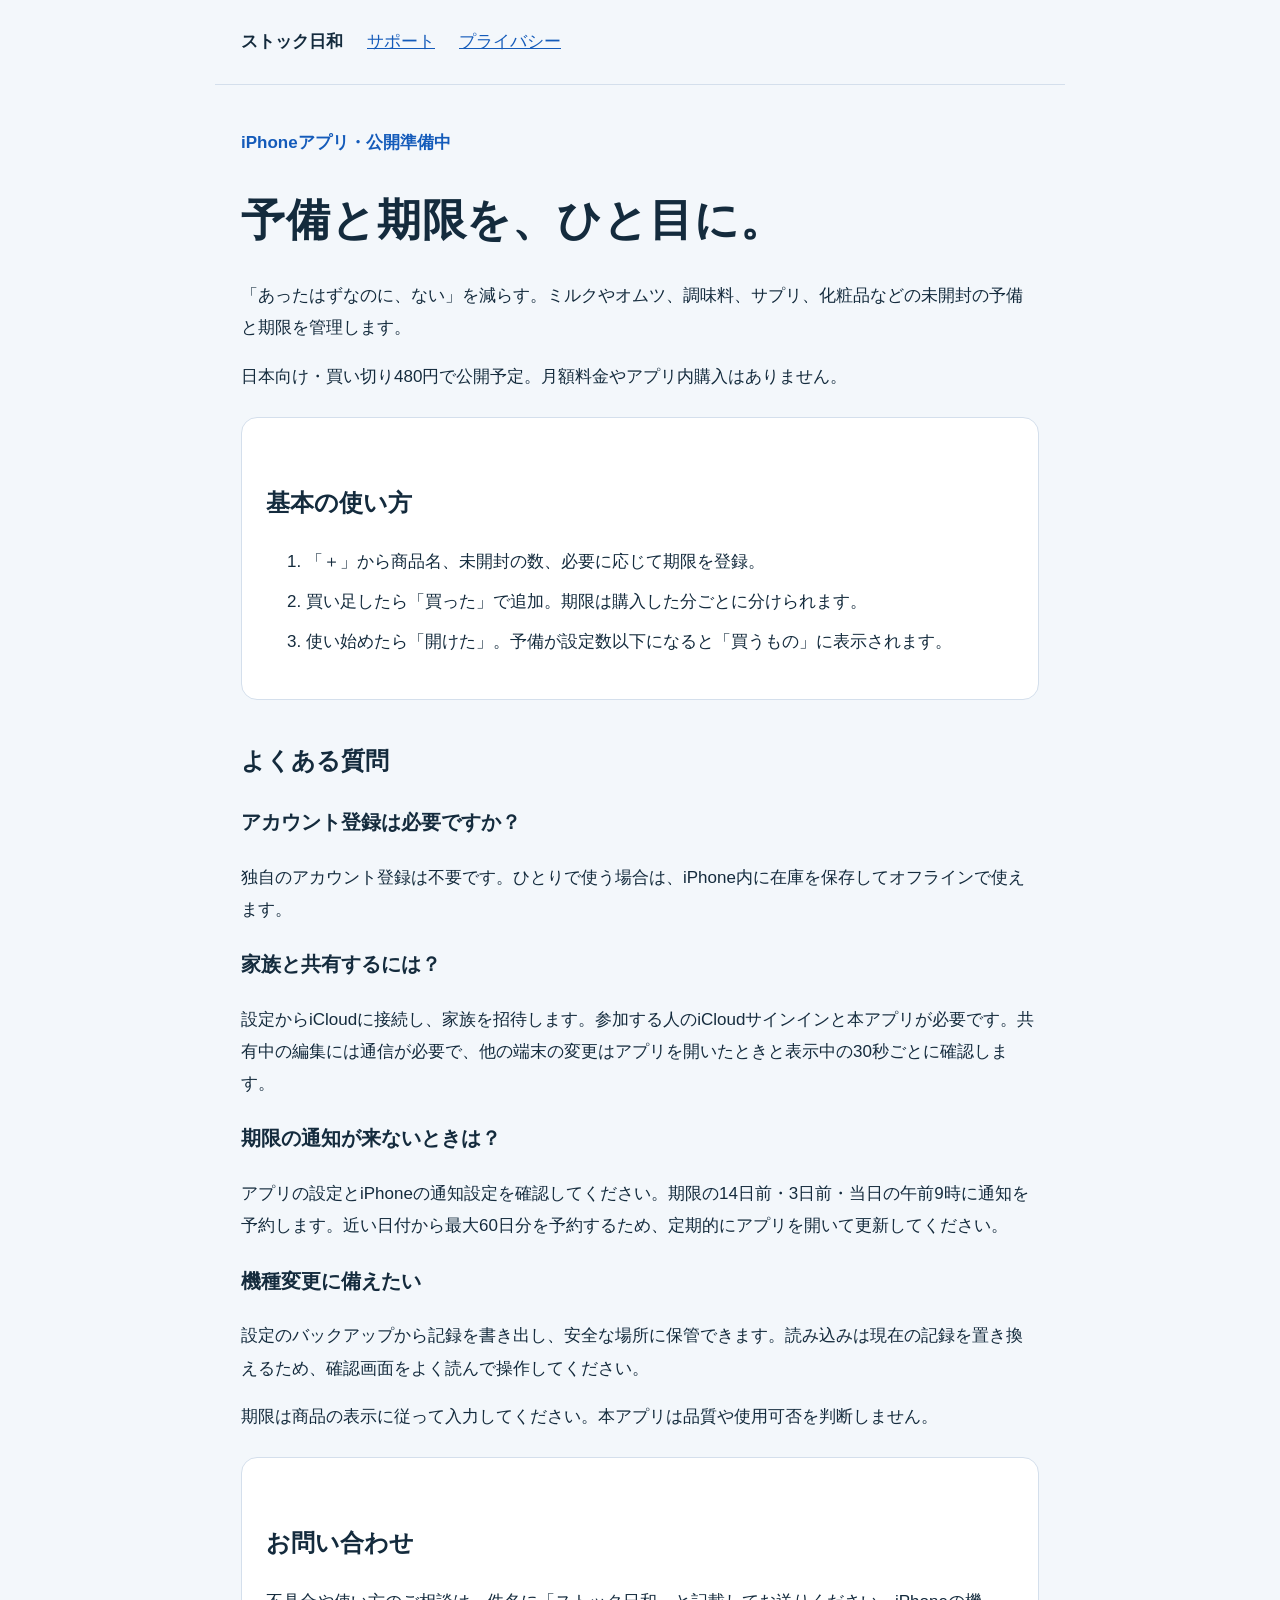
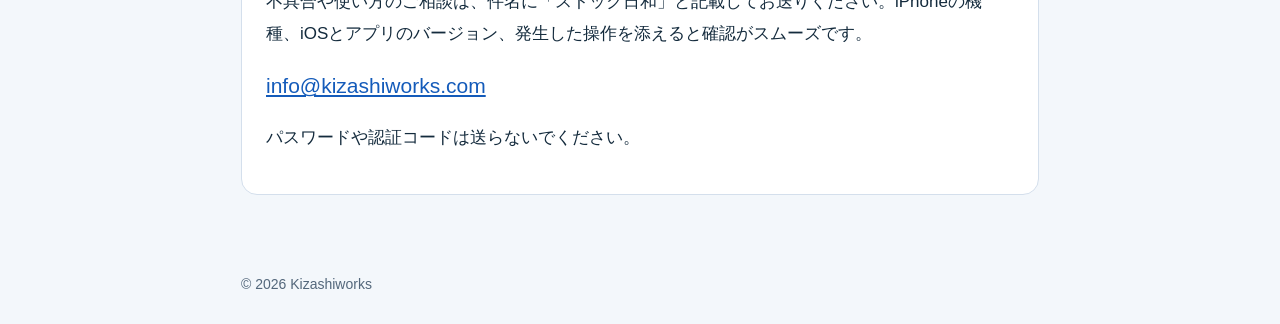
<file: index.html>
<!doctype html><html lang="ja"><meta charset="utf-8"><meta name="viewport" content="width=device-width,initial-scale=1"><title>ストック日和｜サポート</title><meta name="description" content="ストック日和の使い方とお問い合わせ、プライバシーポリシー。"><link rel="icon" href="data:image/svg+xml,%3Csvg xmlns='http://www.w3.org/2000/svg' viewBox='0 0 32 32'%3E%3Crect width='32' height='32' rx='7' fill='%23145bba'/%3E%3Cpath d='M8 11h16v14H8zM6 7h20v5H6z' fill='white'/%3E%3C/svg%3E"><link rel="stylesheet" href="./style.css"><header><nav><a class="brand" href="./">ストック日和</a><a href="#support">サポート</a><a href="./privacy.html">プライバシー</a></nav></header><main><p class="tag">iPhoneアプリ・公開準備中</p><h1>予備と期限を、ひと目に。</h1><p>「あったはずなのに、ない」を減らす。ミルクやオムツ、調味料、サプリ、化粧品などの未開封の予備と期限を管理します。</p><p>日本向け・買い切り480円で公開予定。月額料金やアプリ内購入はありません。</p><section><h2>基本の使い方</h2><ol><li>「＋」から商品名、未開封の数、必要に応じて期限を登録。</li><li>買い足したら「買った」で追加。期限は購入した分ごとに分けられます。</li><li>使い始めたら「開けた」。予備が設定数以下になると「買うもの」に表示されます。</li></ol></section><h2>よくある質問</h2><h3>アカウント登録は必要ですか？</h3><p>独自のアカウント登録は不要です。ひとりで使う場合は、iPhone内に在庫を保存してオフラインで使えます。</p><h3>家族と共有するには？</h3><p>設定からiCloudに接続し、家族を招待します。参加する人のiCloudサインインと本アプリが必要です。共有中の編集には通信が必要で、他の端末の変更はアプリを開いたときと表示中の30秒ごとに確認します。</p><h3>期限の通知が来ないときは？</h3><p>アプリの設定とiPhoneの通知設定を確認してください。期限の14日前・3日前・当日の午前9時に通知を予約します。近い日付から最大60日分を予約するため、定期的にアプリを開いて更新してください。</p><h3>機種変更に備えたい</h3><p>設定のバックアップから記録を書き出し、安全な場所に保管できます。読み込みは現在の記録を置き換えるため、確認画面をよく読んで操作してください。</p><p>期限は商品の表示に従って入力してください。本アプリは品質や使用可否を判断しません。</p><section id="support"><h2>お問い合わせ</h2><p>不具合や使い方のご相談は、件名に「ストック日和」と記載してお送りください。iPhoneの機種、iOSとアプリのバージョン、発生した操作を添えると確認がスムーズです。</p><a class="contact" href="mailto:info@kizashiworks.com">info@kizashiworks.com</a><p>パスワードや認証コードは送らないでください。</p></section></main><footer>© 2026 Kizashiworks</footer></html>
</file>
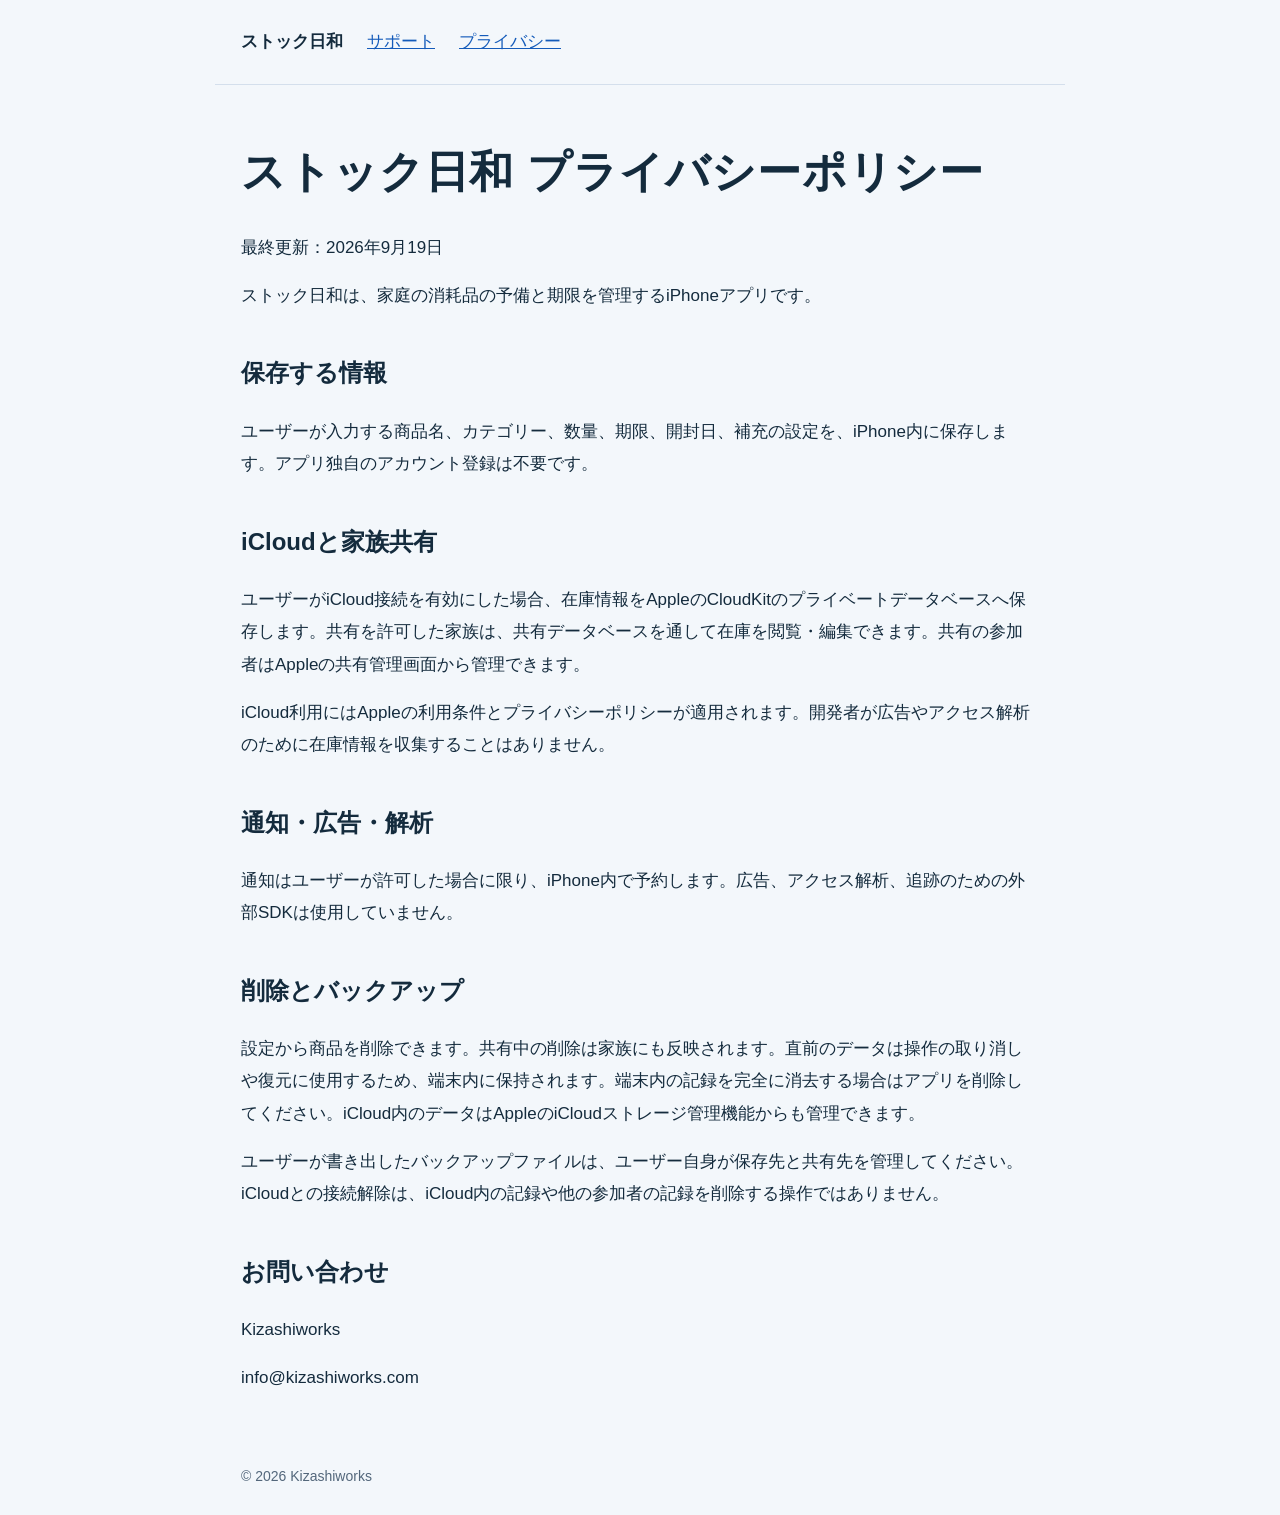
<file: privacy.html>
<!doctype html><html lang="ja"><meta charset="utf-8"><meta name="viewport" content="width=device-width,initial-scale=1"><title>ストック日和｜プライバシーポリシー</title><meta name="description" content="ストック日和の使い方とお問い合わせ、プライバシーポリシー。"><link rel="icon" href="data:image/svg+xml,%3Csvg xmlns='http://www.w3.org/2000/svg' viewBox='0 0 32 32'%3E%3Crect width='32' height='32' rx='7' fill='%23145bba'/%3E%3Cpath d='M8 11h16v14H8zM6 7h20v5H6z' fill='white'/%3E%3C/svg%3E"><link rel="stylesheet" href="./style.css"><header><nav><a class="brand" href="./">ストック日和</a><a href="./#support">サポート</a><a href="./privacy.html">プライバシー</a></nav></header><main><h1>ストック日和 プライバシーポリシー</h1><p>最終更新：2026年9月19日</p><p>ストック日和は、家庭の消耗品の予備と期限を管理するiPhoneアプリです。</p><h2>保存する情報</h2><p>ユーザーが入力する商品名、カテゴリー、数量、期限、開封日、補充の設定を、iPhone内に保存します。アプリ独自のアカウント登録は不要です。</p><h2>iCloudと家族共有</h2><p>ユーザーがiCloud接続を有効にした場合、在庫情報をAppleのCloudKitのプライベートデータベースへ保存します。共有を許可した家族は、共有データベースを通して在庫を閲覧・編集できます。共有の参加者はAppleの共有管理画面から管理できます。</p><p>iCloud利用にはAppleの利用条件とプライバシーポリシーが適用されます。開発者が広告やアクセス解析のために在庫情報を収集することはありません。</p><h2>通知・広告・解析</h2><p>通知はユーザーが許可した場合に限り、iPhone内で予約します。広告、アクセス解析、追跡のための外部SDKは使用していません。</p><h2>削除とバックアップ</h2><p>設定から商品を削除できます。共有中の削除は家族にも反映されます。直前のデータは操作の取り消しや復元に使用するため、端末内に保持されます。端末内の記録を完全に消去する場合はアプリを削除してください。iCloud内のデータはAppleのiCloudストレージ管理機能からも管理できます。</p><p>ユーザーが書き出したバックアップファイルは、ユーザー自身が保存先と共有先を管理してください。iCloudとの接続解除は、iCloud内の記録や他の参加者の記録を削除する操作ではありません。</p><h2>お問い合わせ</h2><p>Kizashiworks</p><p>info@kizashiworks.com<br></p></main><footer>© 2026 Kizashiworks</footer></html>
</file>
<file: style.css>
*{box-sizing:border-box}body{margin:0;color:#142b3d;background:#f3f7fb;font:17px/1.9 -apple-system,BlinkMacSystemFont,"Hiragino Sans",sans-serif}header,main,footer{max-width:850px;margin:auto;padding:26px}header{border-bottom:1px solid #d4dfec}a{color:#145bba}h1{font-size:clamp(28px,5vw,44px);line-height:1.4;letter-spacing:.02em}h2{margin-top:38px;font-size:24px}p{margin:16px 0}nav{display:flex;gap:24px;flex-wrap:wrap}.brand{font-weight:750;color:#142b3d;text-decoration:none}section{background:white;border:1px solid #d4dfec;border-radius:16px;padding:24px;margin:24px 0}footer{font-size:14px;color:#53677b}.contact{font-size:21px;overflow-wrap:anywhere}.tag{color:#145bba;font-weight:650}li{margin:8px 0}
</file>
